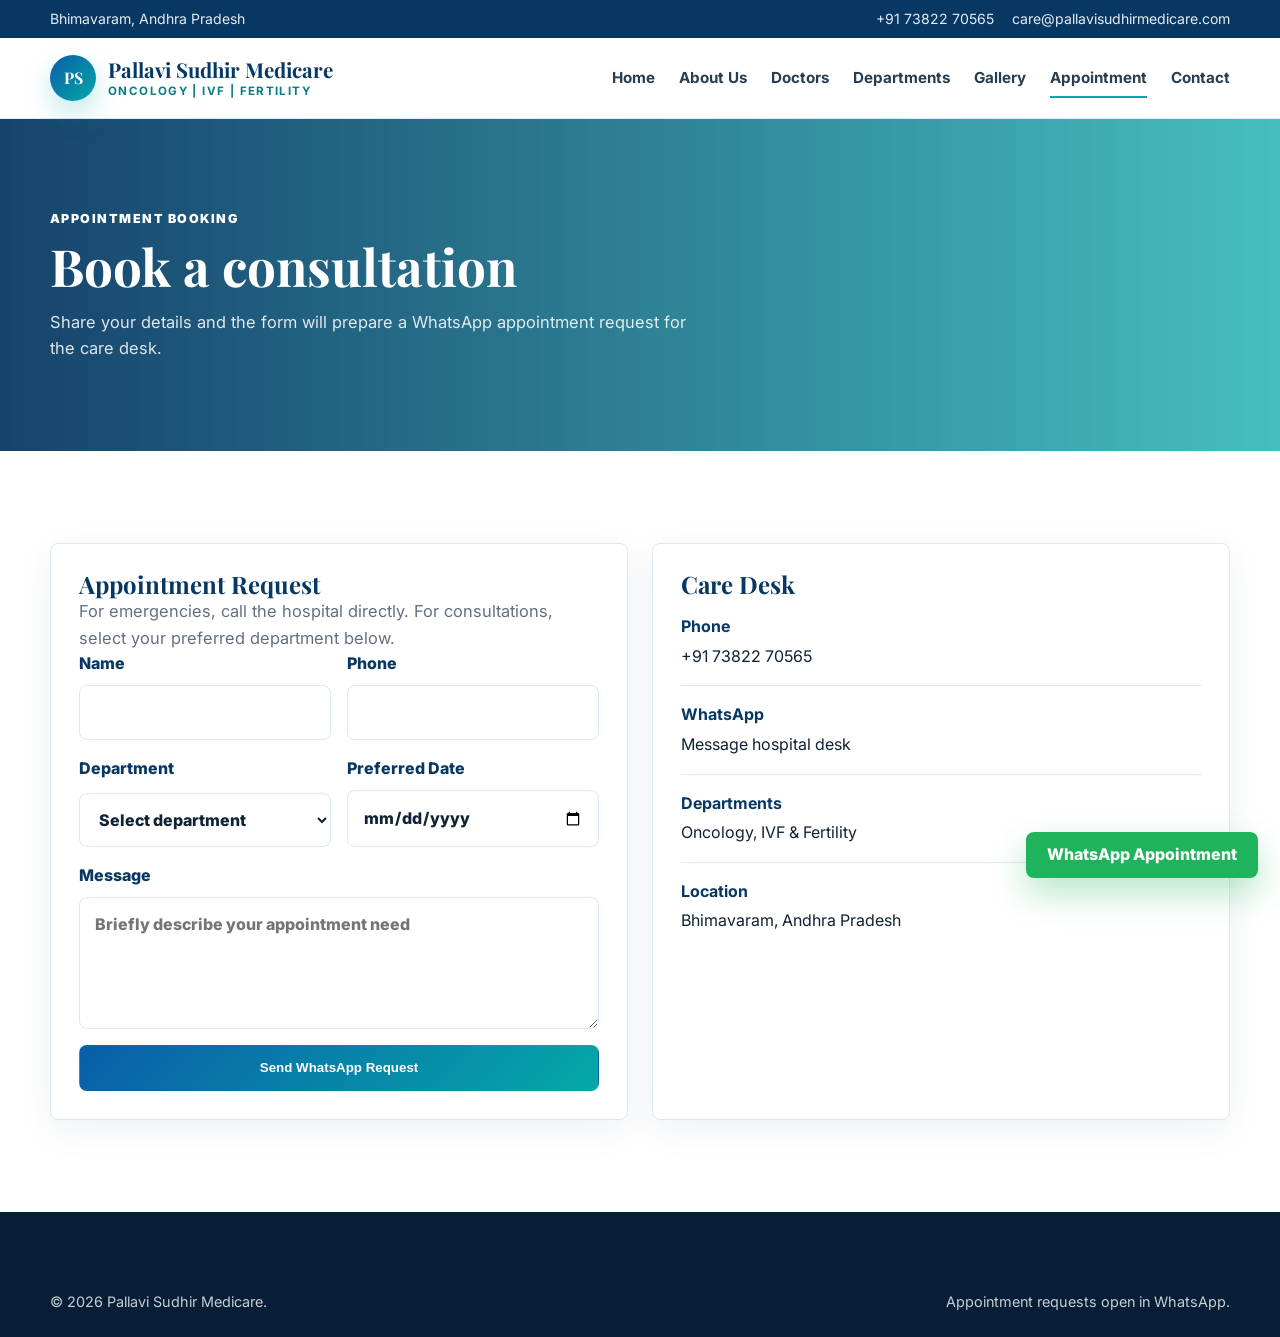
<file: appointment.html>
<!doctype html>
<html lang="en">
<head>
  <meta charset="utf-8">
  <meta name="viewport" content="width=device-width, initial-scale=1">
  <title>Book Appointment | Pallavi Sudhir Medicare</title>
  <meta name="description" content="Book an appointment for oncology, IVF or fertility consultation at Pallavi Sudhir Medicare in Bhimavaram.">
  <link rel="preconnect" href="https://fonts.googleapis.com"><link rel="preconnect" href="https://fonts.gstatic.com" crossorigin><link href="https://fonts.googleapis.com/css2?family=Inter:wght@400;600;700;800;900&family=Playfair+Display:wght@700;800&display=swap" rel="stylesheet"><link rel="stylesheet" href="styles.css">
</head>
<body>
  <header class="topbar"><div class="container"><span>Bhimavaram, Andhra Pradesh</span><div class="topbar-links"><a href="tel:+917382270565">+91 73822 70565</a><a href="mailto:care@pallavisudhirmedicare.com">care@pallavisudhirmedicare.com</a></div></div></header>
  <nav class="nav"><div class="container"><a class="brand" href="index.html"><span class="brand-mark">PS</span><span class="brand-name">Pallavi Sudhir Medicare <span class="brand-line">Oncology | IVF | Fertility</span></span></a><button class="menu-toggle" type="button" aria-expanded="false" aria-label="Open menu">☰</button><div class="nav-links"><a href="index.html">Home</a><a href="about.html">About Us</a><a href="doctors.html">Doctors</a><a href="departments.html">Departments</a><a href="gallery.html">Gallery</a><a class="active" href="appointment.html">Appointment</a><a href="contact.html">Contact</a></div></div></nav>
  <main>
    <section class="page-hero"><div class="container"><p class="section-kicker">Appointment booking</p><h1>Book a consultation</h1><p class="lead">Share your details and the form will prepare a WhatsApp appointment request for the care desk.</p></div></section>
    <section class="section"><div class="container grid-2"><div class="card contact-card"><h2>Appointment Request</h2><p class="lead">For emergencies, call the hospital directly. For consultations, select your preferred department below.</p><form class="form appointment-form"><div class="form-grid"><label>Name<input name="name" autocomplete="name" required></label><label>Phone<input name="phone" type="tel" autocomplete="tel" required></label></div><div class="form-grid"><label>Department<select name="department" required><option value="">Select department</option><option>Oncology - Dr. Sudhir</option><option>IVF & Fertility - Dr. Pallavi</option></select></label><label>Preferred Date<input name="date" type="date" required></label></div><label>Message<textarea name="message" placeholder="Briefly describe your appointment need"></textarea></label><button class="btn btn-primary" type="submit">Send WhatsApp Request</button></form></div><aside class="card contact-card"><h2>Care Desk</h2><div class="contact-line"><strong>Phone</strong><a href="tel:+917382270565">+91 73822 70565</a></div><div class="contact-line"><strong>WhatsApp</strong><a href="https://wa.me/917382270565">Message hospital desk</a></div><div class="contact-line"><strong>Departments</strong><span>Oncology, IVF & Fertility</span></div><div class="contact-line"><strong>Location</strong><span>Bhimavaram, Andhra Pradesh</span></div></aside></div></section>
  </main>
  <a class="btn whatsapp-float" href="https://wa.me/917382270565?text=Hello%20Pallavi%20Sudhir%20Medicare%2C%20I%20would%20like%20to%20book%20an%20appointment.">WhatsApp Appointment</a>
  <footer class="footer"><div class="container"><div class="footer-bottom"><span>© 2026 Pallavi Sudhir Medicare.</span><span>Appointment requests open in WhatsApp.</span></div></div></footer>
  <script src="main.js"></script>
</body>
</html>
</file>
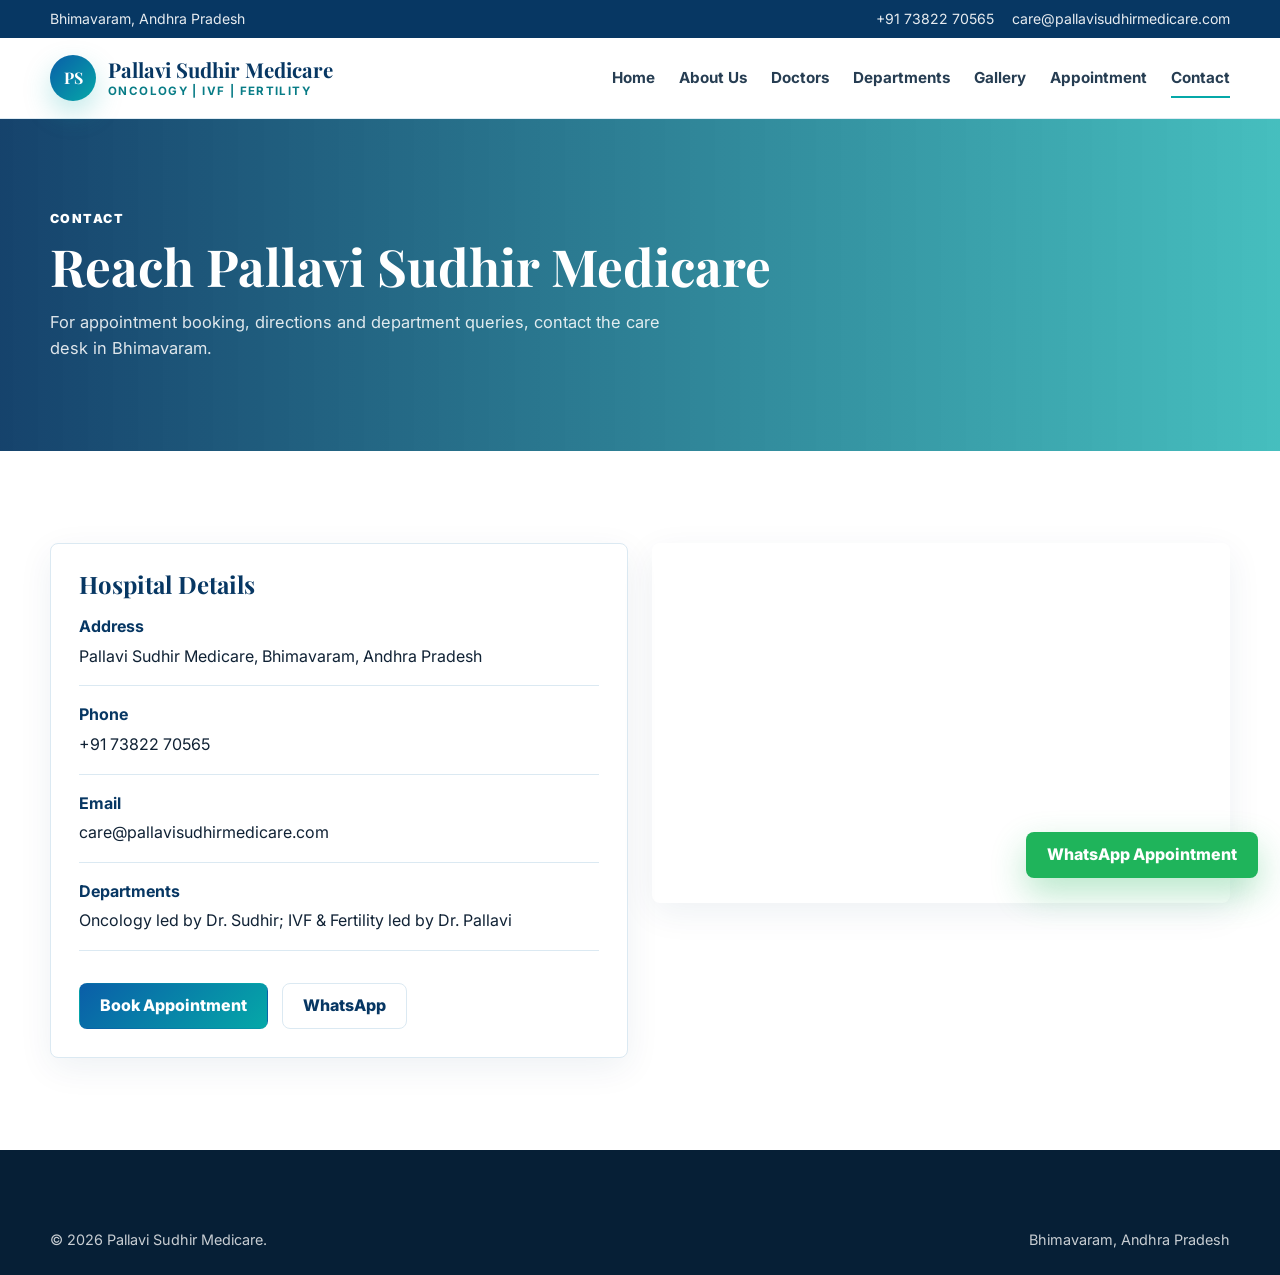
<file: contact.html>
<!doctype html>
<html lang="en">
<head>
  <meta charset="utf-8">
  <meta name="viewport" content="width=device-width, initial-scale=1">
  <title>Contact | Pallavi Sudhir Medicare Bhimavaram</title>
  <meta name="description" content="Contact Pallavi Sudhir Medicare in Bhimavaram, Andhra Pradesh for oncology, IVF and fertility appointments.">
  <link rel="preconnect" href="https://fonts.googleapis.com"><link rel="preconnect" href="https://fonts.gstatic.com" crossorigin><link href="https://fonts.googleapis.com/css2?family=Inter:wght@400;600;700;800;900&family=Playfair+Display:wght@700;800&display=swap" rel="stylesheet"><link rel="stylesheet" href="styles.css">
</head>
<body>
  <header class="topbar"><div class="container"><span>Bhimavaram, Andhra Pradesh</span><div class="topbar-links"><a href="tel:+917382270565">+91 73822 70565</a><a href="mailto:care@pallavisudhirmedicare.com">care@pallavisudhirmedicare.com</a></div></div></header>
  <nav class="nav"><div class="container"><a class="brand" href="index.html"><span class="brand-mark">PS</span><span class="brand-name">Pallavi Sudhir Medicare <span class="brand-line">Oncology | IVF | Fertility</span></span></a><button class="menu-toggle" type="button" aria-expanded="false" aria-label="Open menu">☰</button><div class="nav-links"><a href="index.html">Home</a><a href="about.html">About Us</a><a href="doctors.html">Doctors</a><a href="departments.html">Departments</a><a href="gallery.html">Gallery</a><a href="appointment.html">Appointment</a><a class="active" href="contact.html">Contact</a></div></div></nav>
  <main>
    <section class="page-hero"><div class="container"><p class="section-kicker">Contact</p><h1>Reach Pallavi Sudhir Medicare</h1><p class="lead">For appointment booking, directions and department queries, contact the care desk in Bhimavaram.</p></div></section>
    <section class="section"><div class="container grid-2"><div class="card contact-card"><h2>Hospital Details</h2><div class="contact-line"><strong>Address</strong><span>Pallavi Sudhir Medicare, Bhimavaram, Andhra Pradesh</span></div><div class="contact-line"><strong>Phone</strong><a href="tel:+917382270565">+91 73822 70565</a></div><div class="contact-line"><strong>Email</strong><a href="mailto:care@pallavisudhirmedicare.com">care@pallavisudhirmedicare.com</a></div><div class="contact-line"><strong>Departments</strong><span>Oncology led by Dr. Sudhir; IVF & Fertility led by Dr. Pallavi</span></div><div class="section-actions"><a class="btn btn-primary" href="appointment.html">Book Appointment</a><a class="btn btn-outline" href="https://wa.me/917382270565">WhatsApp</a></div></div><iframe class="map" title="Google Map to Bhimavaram Andhra Pradesh" loading="lazy" allowfullscreen src="https://www.google.com/maps?q=Bhimavaram%2C%20Andhra%20Pradesh&output=embed"></iframe></div></section>
  </main>
  <a class="btn whatsapp-float" href="https://wa.me/917382270565?text=Hello%20Pallavi%20Sudhir%20Medicare%2C%20I%20would%20like%20to%20book%20an%20appointment.">WhatsApp Appointment</a>
  <footer class="footer"><div class="container"><div class="footer-bottom"><span>© 2026 Pallavi Sudhir Medicare.</span><span>Bhimavaram, Andhra Pradesh</span></div></div></footer>
  <script src="main.js"></script>
</body>
</html>
</file>
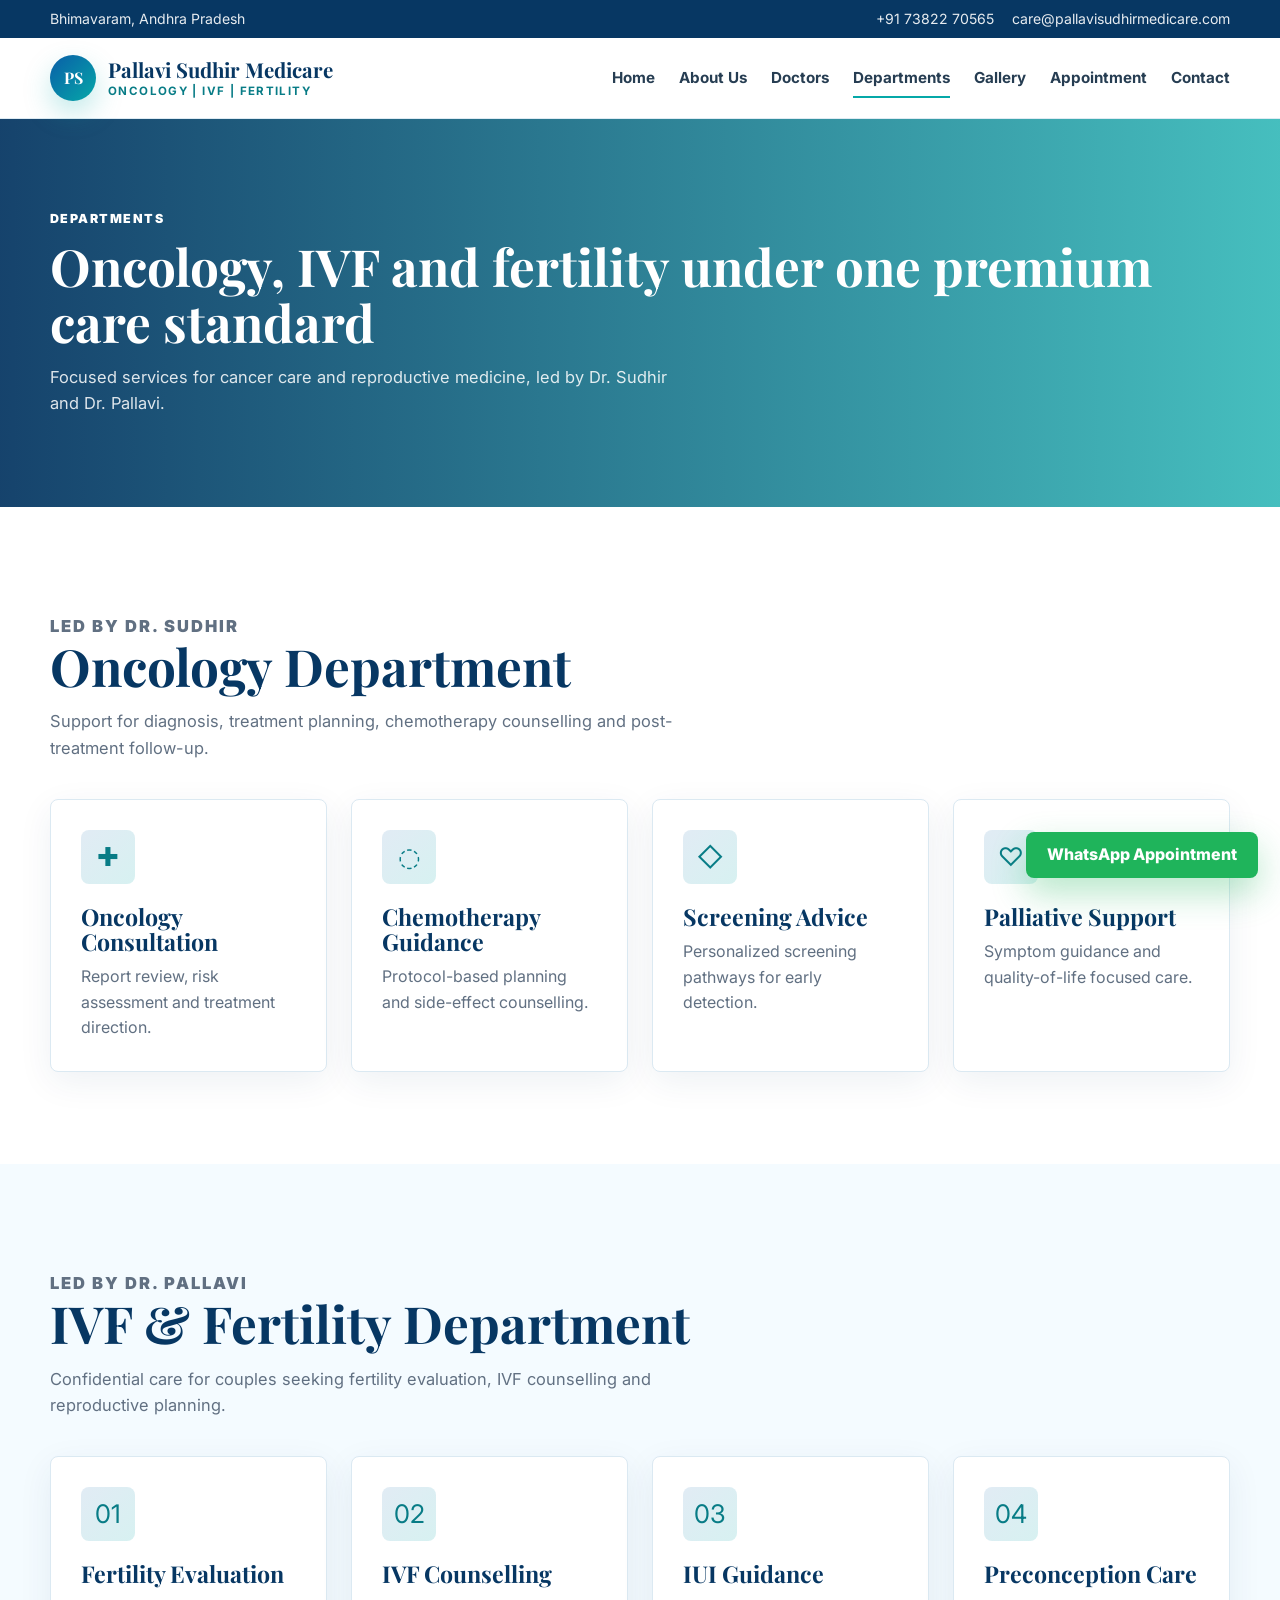
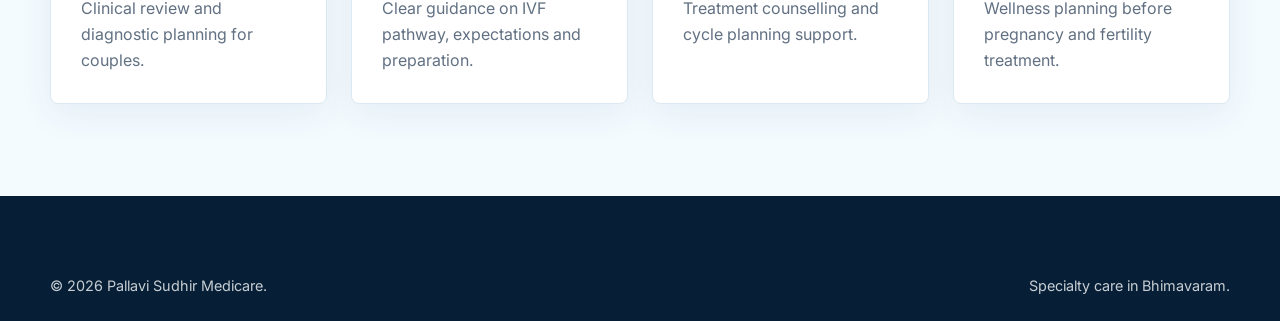
<file: departments.html>
<!doctype html>
<html lang="en">
<head>
  <meta charset="utf-8">
  <meta name="viewport" content="width=device-width, initial-scale=1">
  <title>Departments | Oncology, IVF & Fertility | Pallavi Sudhir Medicare</title>
  <meta name="description" content="Explore oncology services led by Dr. Sudhir and IVF & fertility services led by Dr. Pallavi at Pallavi Sudhir Medicare, Bhimavaram.">
  <link rel="preconnect" href="https://fonts.googleapis.com"><link rel="preconnect" href="https://fonts.gstatic.com" crossorigin><link href="https://fonts.googleapis.com/css2?family=Inter:wght@400;600;700;800;900&family=Playfair+Display:wght@700;800&display=swap" rel="stylesheet"><link rel="stylesheet" href="styles.css">
</head>
<body>
  <header class="topbar"><div class="container"><span>Bhimavaram, Andhra Pradesh</span><div class="topbar-links"><a href="tel:+917382270565">+91 73822 70565</a><a href="mailto:care@pallavisudhirmedicare.com">care@pallavisudhirmedicare.com</a></div></div></header>
  <nav class="nav"><div class="container"><a class="brand" href="index.html"><span class="brand-mark">PS</span><span class="brand-name">Pallavi Sudhir Medicare <span class="brand-line">Oncology | IVF | Fertility</span></span></a><button class="menu-toggle" type="button" aria-expanded="false" aria-label="Open menu">☰</button><div class="nav-links"><a href="index.html">Home</a><a href="about.html">About Us</a><a href="doctors.html">Doctors</a><a class="active" href="departments.html">Departments</a><a href="gallery.html">Gallery</a><a href="appointment.html">Appointment</a><a href="contact.html">Contact</a></div></div></nav>
  <main>
    <section class="page-hero"><div class="container"><p class="section-kicker">Departments</p><h1>Oncology, IVF and fertility under one premium care standard</h1><p class="lead">Focused services for cancer care and reproductive medicine, led by Dr. Sudhir and Dr. Pallavi.</p></div></section>
    <section class="section" id="oncology"><div class="container"><div class="section-head"><div><p class="section-kicker">Led by Dr. Sudhir</p><h2>Oncology Department</h2><p class="lead">Support for diagnosis, treatment planning, chemotherapy counselling and post-treatment follow-up.</p></div></div><div class="grid-4"><article class="card service-card"><div class="icon">✚</div><h3>Oncology Consultation</h3><p>Report review, risk assessment and treatment direction.</p></article><article class="card service-card"><div class="icon">◌</div><h3>Chemotherapy Guidance</h3><p>Protocol-based planning and side-effect counselling.</p></article><article class="card service-card"><div class="icon">◇</div><h3>Screening Advice</h3><p>Personalized screening pathways for early detection.</p></article><article class="card service-card"><div class="icon">♡</div><h3>Palliative Support</h3><p>Symptom guidance and quality-of-life focused care.</p></article></div></div></section>
    <section class="section section-soft" id="fertility"><div class="container"><div class="section-head"><div><p class="section-kicker">Led by Dr. Pallavi</p><h2>IVF & Fertility Department</h2><p class="lead">Confidential care for couples seeking fertility evaluation, IVF counselling and reproductive planning.</p></div></div><div class="grid-4"><article class="card service-card"><div class="icon">01</div><h3>Fertility Evaluation</h3><p>Clinical review and diagnostic planning for couples.</p></article><article class="card service-card"><div class="icon">02</div><h3>IVF Counselling</h3><p>Clear guidance on IVF pathway, expectations and preparation.</p></article><article class="card service-card"><div class="icon">03</div><h3>IUI Guidance</h3><p>Treatment counselling and cycle planning support.</p></article><article class="card service-card"><div class="icon">04</div><h3>Preconception Care</h3><p>Wellness planning before pregnancy and fertility treatment.</p></article></div></div></section>
  </main>
  <a class="btn whatsapp-float" href="https://wa.me/917382270565?text=Hello%20Pallavi%20Sudhir%20Medicare%2C%20I%20would%20like%20to%20book%20an%20appointment.">WhatsApp Appointment</a>
  <footer class="footer"><div class="container"><div class="footer-bottom"><span>© 2026 Pallavi Sudhir Medicare.</span><span>Specialty care in Bhimavaram.</span></div></div></footer>
  <script src="main.js"></script>
</body>
</html>
</file>
<file: styles.css>
:root {
  --navy: #073763;
  --blue: #0a5ea8;
  --teal: #05a8a8;
  --teal-dark: #087c86;
  --ink: #102235;
  --muted: #617082;
  --line: #dbe9f2;
  --soft: #f4fbff;
  --white: #ffffff;
  --gold: #c89a42;
  --shadow: 0 22px 70px rgba(7, 55, 99, 0.13);
  --radius: 8px;
  --max: 1180px;
}

* { box-sizing: border-box; }

html {
  scroll-behavior: smooth;
}

body {
  margin: 0;
  font-family: Inter, Arial, sans-serif;
  color: var(--ink);
  background: var(--white);
  line-height: 1.6;
}

img {
  display: block;
  max-width: 100%;
}

a {
  color: inherit;
  text-decoration: none;
}

.container {
  width: min(var(--max), calc(100% - 40px));
  margin: 0 auto;
}

.topbar {
  background: var(--navy);
  color: rgba(255, 255, 255, 0.9);
  font-size: 0.88rem;
}

.topbar .container,
.nav .container {
  display: flex;
  align-items: center;
  justify-content: space-between;
  gap: 18px;
}

.topbar .container {
  min-height: 38px;
}

.topbar-links {
  display: flex;
  gap: 18px;
  flex-wrap: wrap;
}

.nav {
  position: sticky;
  top: 0;
  z-index: 30;
  background: rgba(255, 255, 255, 0.95);
  backdrop-filter: blur(16px);
  border-bottom: 1px solid rgba(219, 233, 242, 0.9);
}

.brand {
  display: flex;
  align-items: center;
  gap: 12px;
  min-height: 76px;
}

.brand-mark {
  width: 46px;
  height: 46px;
  display: grid;
  place-items: center;
  border-radius: 50%;
  color: var(--white);
  font-family: "Playfair Display", Georgia, serif;
  font-weight: 700;
  background: linear-gradient(135deg, var(--blue), var(--teal));
  box-shadow: 0 12px 28px rgba(5, 168, 168, 0.25);
}

.brand-name {
  font-family: "Playfair Display", Georgia, serif;
  font-size: 1.28rem;
  font-weight: 700;
  line-height: 1.1;
  color: var(--navy);
}

.brand-line {
  display: block;
  color: var(--teal-dark);
  font-family: Inter, Arial, sans-serif;
  font-size: 0.72rem;
  font-weight: 700;
  letter-spacing: 0.12em;
  text-transform: uppercase;
  margin-top: 3px;
}

.nav-links {
  display: flex;
  align-items: center;
  gap: 24px;
  font-weight: 700;
  font-size: 0.95rem;
  color: #263d52;
}

.nav-links a {
  padding: 28px 0;
  position: relative;
}

.nav-links a::after {
  content: "";
  position: absolute;
  left: 0;
  right: 0;
  bottom: 20px;
  height: 2px;
  transform: scaleX(0);
  transform-origin: left;
  background: var(--teal);
  transition: transform 180ms ease;
}

.nav-links a:hover::after,
.nav-links a.active::after {
  transform: scaleX(1);
}

.menu-toggle {
  display: none;
  width: 42px;
  height: 42px;
  border: 1px solid var(--line);
  border-radius: var(--radius);
  background: var(--white);
  color: var(--navy);
  font-size: 1.35rem;
}

.btn {
  display: inline-flex;
  align-items: center;
  justify-content: center;
  gap: 10px;
  min-height: 46px;
  padding: 0 20px;
  border-radius: var(--radius);
  border: 1px solid transparent;
  font-weight: 800;
  cursor: pointer;
  transition: transform 180ms ease, box-shadow 180ms ease, background 180ms ease;
}

.btn:hover {
  transform: translateY(-1px);
  box-shadow: 0 14px 30px rgba(7, 55, 99, 0.16);
}

.btn-primary {
  background: linear-gradient(135deg, var(--blue), var(--teal));
  color: var(--white);
}

.btn-light {
  background: var(--white);
  color: var(--navy);
  border-color: rgba(255, 255, 255, 0.5);
}

.btn-outline {
  border-color: var(--line);
  color: var(--navy);
  background: var(--white);
}

.hero {
  position: relative;
  min-height: 680px;
  display: grid;
  align-items: center;
  overflow: hidden;
  color: var(--white);
  background:
    linear-gradient(90deg, rgba(5, 39, 73, 0.94), rgba(5, 69, 104, 0.78) 42%, rgba(5, 168, 168, 0.25)),
    url("https://images.unsplash.com/photo-1631217872822-7a7584bc6b87?auto=format&fit=crop&w=1800&q=85") center right / cover;
}

.hero::after {
  content: "";
  position: absolute;
  inset: auto 0 0;
  height: 140px;
  background: linear-gradient(180deg, transparent, rgba(244, 251, 255, 0.95));
}

.hero-content {
  position: relative;
  z-index: 1;
  max-width: 720px;
  padding: 94px 0 130px;
}

.eyebrow {
  display: inline-flex;
  align-items: center;
  gap: 10px;
  margin: 0 0 18px;
  color: var(--teal);
  font-weight: 900;
  letter-spacing: 0.12em;
  text-transform: uppercase;
  font-size: 0.8rem;
}

.eyebrow::before {
  content: "";
  width: 34px;
  height: 2px;
  background: currentColor;
}

h1,
h2,
h3 {
  font-family: "Playfair Display", Georgia, serif;
  color: var(--navy);
  line-height: 1.08;
  margin: 0;
}

.hero h1 {
  color: var(--white);
  font-size: clamp(2.7rem, 6vw, 5.8rem);
  max-width: 760px;
  letter-spacing: 0;
}

.hero p {
  margin: 22px 0 0;
  max-width: 640px;
  font-size: 1.15rem;
  color: rgba(255, 255, 255, 0.88);
}

.hero-actions,
.section-actions {
  display: flex;
  align-items: center;
  flex-wrap: wrap;
  gap: 14px;
  margin-top: 32px;
}

.hero-stats {
  display: grid;
  grid-template-columns: repeat(3, 1fr);
  gap: 1px;
  width: min(960px, calc(100% - 40px));
  margin: -70px auto 0;
  position: relative;
  z-index: 3;
  border-radius: var(--radius);
  overflow: hidden;
  box-shadow: var(--shadow);
  background: var(--line);
}

.stat {
  background: var(--white);
  padding: 26px;
}

.stat strong {
  display: block;
  color: var(--navy);
  font-size: 1.75rem;
  line-height: 1;
  font-family: "Playfair Display", Georgia, serif;
}

.stat span {
  color: var(--muted);
  font-weight: 700;
  font-size: 0.92rem;
}

.section {
  padding: 92px 0;
}

.section-soft {
  background: var(--soft);
}

.section-head {
  display: flex;
  align-items: end;
  justify-content: space-between;
  gap: 30px;
  margin-bottom: 38px;
}

.section-kicker {
  color: var(--teal-dark);
  font-weight: 900;
  letter-spacing: 0.12em;
  text-transform: uppercase;
  font-size: 0.78rem;
  margin: 0 0 10px;
}

.section-head h2,
.page-hero h1 {
  font-size: clamp(2rem, 4vw, 3.5rem);
}

.section-head p,
.lead {
  max-width: 650px;
  color: var(--muted);
  margin: 14px 0 0;
  font-size: 1.03rem;
}

.grid-2,
.grid-3,
.grid-4 {
  display: grid;
  gap: 24px;
}

.grid-2 { grid-template-columns: repeat(2, 1fr); }
.grid-3 { grid-template-columns: repeat(3, 1fr); }
.grid-4 { grid-template-columns: repeat(4, 1fr); }

.card {
  background: var(--white);
  border: 1px solid var(--line);
  border-radius: var(--radius);
  overflow: hidden;
  box-shadow: 0 10px 35px rgba(7, 55, 99, 0.07);
}

.card-body {
  padding: 26px;
}

.card h3 {
  font-size: 1.45rem;
  margin-bottom: 10px;
}

.card p {
  color: var(--muted);
  margin: 0;
}

.doctor-card img,
.gallery-card img {
  width: 100%;
  height: 300px;
  object-fit: cover;
}

.doctor-meta {
  color: var(--teal-dark);
  font-weight: 900;
  margin-bottom: 12px;
}

.service-card {
  padding: 30px;
  min-height: 100%;
}

.icon {
  width: 54px;
  height: 54px;
  display: grid;
  place-items: center;
  border-radius: var(--radius);
  background: linear-gradient(135deg, rgba(10, 94, 168, 0.12), rgba(5, 168, 168, 0.16));
  color: var(--teal-dark);
  font-size: 1.6rem;
  margin-bottom: 20px;
}

.feature-list {
  display: grid;
  gap: 14px;
  margin-top: 22px;
}

.feature-list span,
.check-item {
  display: flex;
  gap: 10px;
  color: #34495e;
  font-weight: 700;
}

.feature-list span::before,
.check-item::before {
  content: "✓";
  color: var(--teal-dark);
  font-weight: 900;
}

.split {
  display: grid;
  grid-template-columns: 1fr 0.9fr;
  gap: 54px;
  align-items: center;
}

.image-stack {
  position: relative;
}

.image-stack img {
  width: 100%;
  height: 520px;
  object-fit: cover;
  border-radius: var(--radius);
  box-shadow: var(--shadow);
}

.floating-panel {
  position: absolute;
  left: -28px;
  bottom: 34px;
  width: min(300px, 80%);
  padding: 22px;
  border-radius: var(--radius);
  background: var(--white);
  box-shadow: var(--shadow);
}

.floating-panel strong {
  display: block;
  font-size: 2rem;
  line-height: 1;
  color: var(--blue);
  font-family: "Playfair Display", Georgia, serif;
}

.testimonial {
  padding: 30px;
}

.stars {
  color: var(--gold);
  letter-spacing: 0.08em;
  margin-bottom: 18px;
}

.quote {
  font-family: "Playfair Display", Georgia, serif;
  font-size: 1.35rem;
  color: var(--navy);
  line-height: 1.35;
}

.author {
  margin-top: 18px;
  color: var(--muted);
  font-weight: 800;
}

.cta-band {
  background: linear-gradient(135deg, var(--navy), var(--blue) 58%, var(--teal-dark));
  color: var(--white);
  padding: 62px 0;
}

.cta-band .container {
  display: flex;
  justify-content: space-between;
  align-items: center;
  gap: 28px;
}

.cta-band h2 {
  color: var(--white);
  font-size: clamp(1.8rem, 3vw, 3rem);
}

.cta-band p {
  color: rgba(255, 255, 255, 0.82);
  margin: 12px 0 0;
  max-width: 680px;
}

.page-hero {
  padding: 90px 0;
  background:
    linear-gradient(90deg, rgba(7, 55, 99, 0.94), rgba(5, 168, 168, 0.74)),
    url("https://images.unsplash.com/photo-1586773860418-d37222d8fce3?auto=format&fit=crop&w=1600&q=85") center / cover;
  color: var(--white);
}

.page-hero h1,
.page-hero .lead,
.page-hero .section-kicker {
  color: var(--white);
}

.page-hero .lead {
  color: rgba(255, 255, 255, 0.86);
}

.form {
  display: grid;
  gap: 16px;
}

.form-grid {
  display: grid;
  grid-template-columns: repeat(2, 1fr);
  gap: 16px;
}

label {
  display: grid;
  gap: 8px;
  font-weight: 800;
  color: var(--navy);
}

input,
select,
textarea {
  width: 100%;
  border: 1px solid var(--line);
  border-radius: var(--radius);
  padding: 14px 15px;
  font: inherit;
  color: var(--ink);
  background: var(--white);
}

textarea {
  min-height: 132px;
  resize: vertical;
}

.map {
  width: 100%;
  height: 360px;
  border: 0;
  border-radius: var(--radius);
  box-shadow: 0 10px 35px rgba(7, 55, 99, 0.07);
}

.contact-card {
  padding: 28px;
}

.contact-line {
  display: grid;
  gap: 4px;
  padding: 16px 0;
  border-bottom: 1px solid var(--line);
}

.contact-line:last-child {
  border-bottom: 0;
}

.contact-line strong {
  color: var(--navy);
}

.whatsapp-float {
  position: fixed;
  right: 22px;
  bottom: 22px;
  z-index: 40;
  background: #1fb45b;
  color: var(--white);
  box-shadow: 0 15px 35px rgba(31, 180, 91, 0.32);
}

.footer {
  background: #061f36;
  color: rgba(255, 255, 255, 0.78);
  padding: 58px 0 24px;
}

.footer h3,
.footer h2 {
  color: var(--white);
}

.footer-grid {
  display: grid;
  grid-template-columns: 1.3fr 0.8fr 0.8fr 1fr;
  gap: 28px;
  padding-bottom: 36px;
  border-bottom: 1px solid rgba(255, 255, 255, 0.13);
}

.footer a {
  display: block;
  margin: 9px 0;
  color: rgba(255, 255, 255, 0.78);
}

.footer-bottom {
  padding-top: 20px;
  display: flex;
  justify-content: space-between;
  gap: 16px;
  flex-wrap: wrap;
  font-size: 0.9rem;
}

.gallery-card img {
  height: 260px;
}

.timeline {
  display: grid;
  gap: 18px;
}

.timeline-item {
  border-left: 3px solid var(--teal);
  padding-left: 20px;
}

.sr-only {
  position: absolute;
  width: 1px;
  height: 1px;
  padding: 0;
  margin: -1px;
  overflow: hidden;
  clip: rect(0, 0, 0, 0);
  white-space: nowrap;
  border: 0;
}

@media (max-width: 980px) {
  .nav-links {
    position: absolute;
    left: 20px;
    right: 20px;
    top: 76px;
    display: none;
    flex-direction: column;
    align-items: stretch;
    gap: 0;
    padding: 12px;
    background: var(--white);
    border: 1px solid var(--line);
    border-radius: var(--radius);
    box-shadow: var(--shadow);
  }

  .nav-links.open {
    display: flex;
  }

  .nav-links a {
    padding: 13px 10px;
  }

  .nav-links a::after {
    display: none;
  }

  .menu-toggle {
    display: block;
  }

  .grid-4,
  .grid-3,
  .split,
  .footer-grid {
    grid-template-columns: 1fr 1fr;
  }

  .hero {
    min-height: 620px;
    background-position: center;
  }

  .hero-stats {
    grid-template-columns: 1fr;
  }

  .cta-band .container {
    align-items: flex-start;
    flex-direction: column;
  }
}

@media (max-width: 680px) {
  .container {
    width: min(100% - 28px, var(--max));
  }

  .topbar .container {
    align-items: flex-start;
    flex-direction: column;
    padding: 10px 0;
    gap: 6px;
  }

  .brand-name {
    font-size: 1.08rem;
  }

  .brand-mark {
    width: 40px;
    height: 40px;
  }

  .hero {
    min-height: 650px;
    background:
      linear-gradient(180deg, rgba(5, 39, 73, 0.95), rgba(5, 69, 104, 0.84)),
      url("https://images.unsplash.com/photo-1631217872822-7a7584bc6b87?auto=format&fit=crop&w=1000&q=82") center / cover;
  }

  .hero-content {
    padding: 68px 0 120px;
  }

  .hero h1 {
    font-size: 2.75rem;
  }

  .section {
    padding: 66px 0;
  }

  .section-head {
    display: block;
  }

  .grid-4,
  .grid-3,
  .grid-2,
  .split,
  .footer-grid,
  .form-grid {
    grid-template-columns: 1fr;
  }

  .doctor-card img,
  .image-stack img {
    height: 360px;
  }

  .floating-panel {
    position: static;
    width: 100%;
    margin-top: 16px;
  }

  .hero-actions,
  .section-actions {
    align-items: stretch;
    flex-direction: column;
  }

  .btn {
    width: 100%;
  }

  .whatsapp-float {
    left: 14px;
    right: 14px;
    bottom: 14px;
  }
}
</file>
